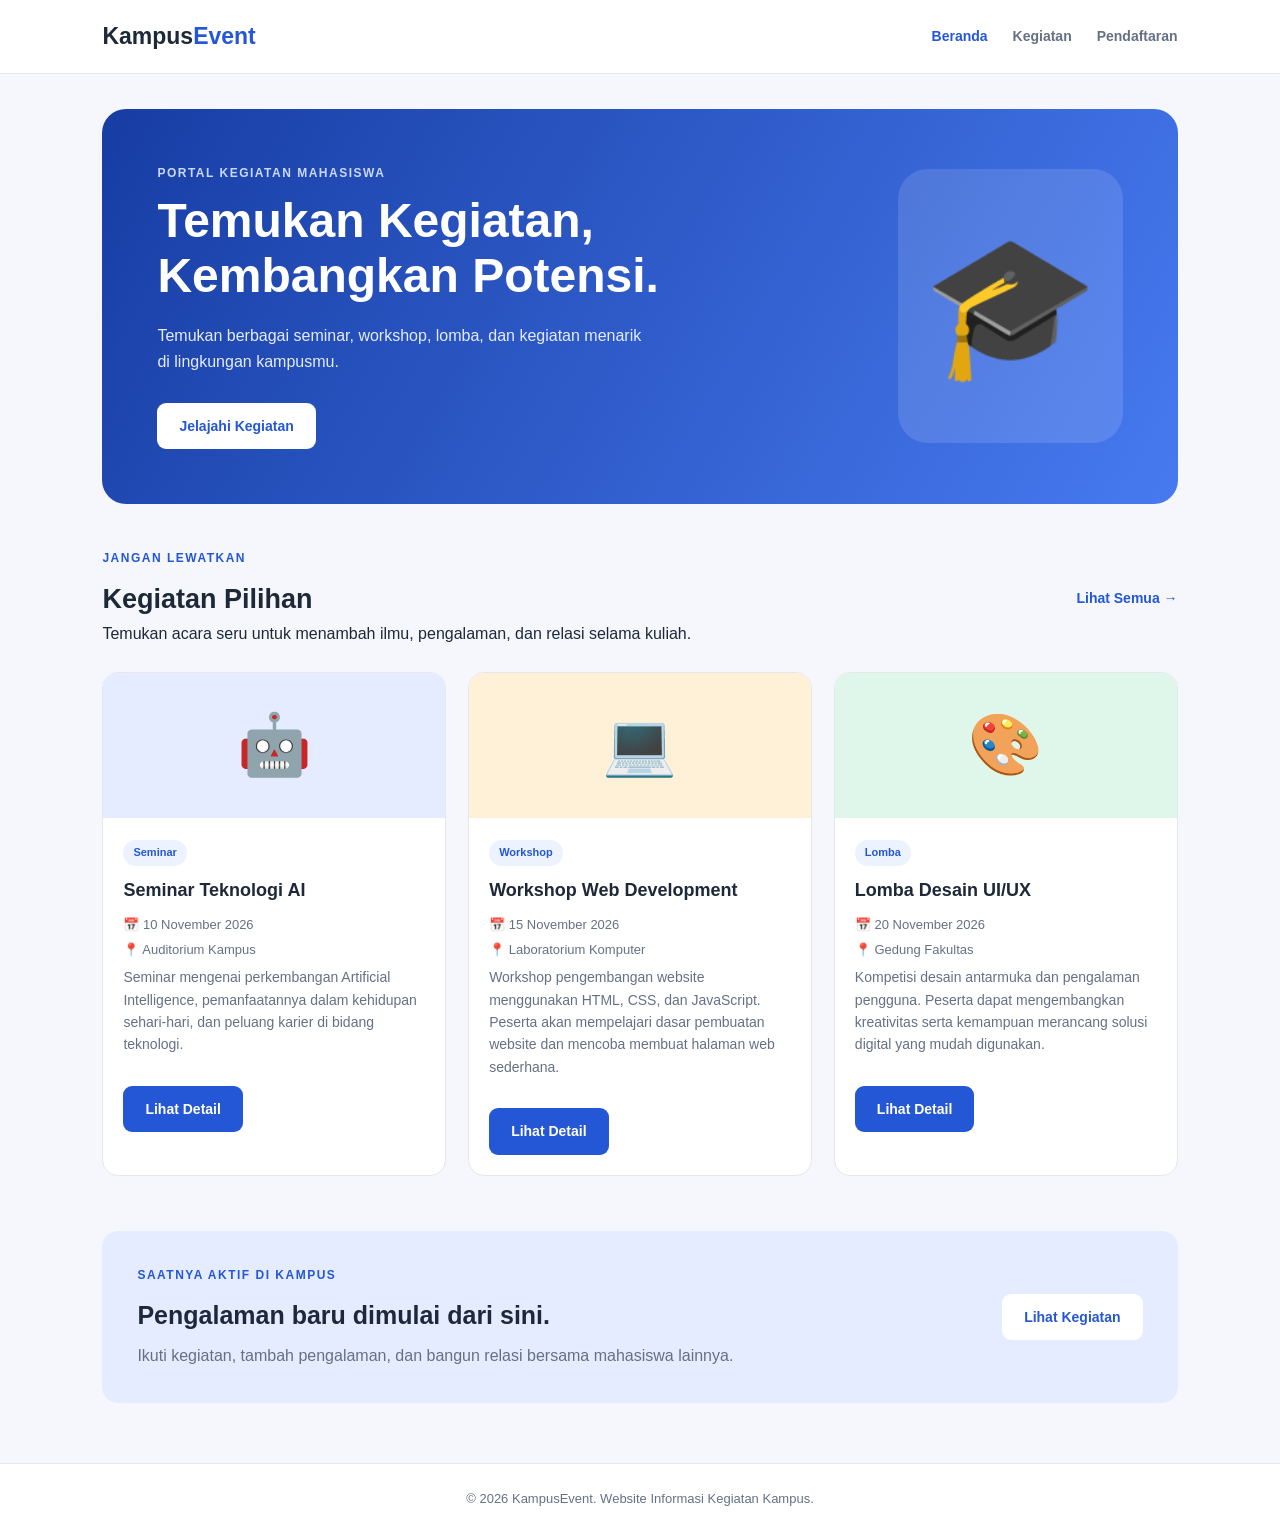
<file: index.html>
<!DOCTYPE html>
<html lang="id">
<head>
    <meta charset="UTF-8">
    <meta name="viewport" content="width=device-width, initial-scale=1.0">
    <title>KampusEvent - Informasi Kegiatan Kampus</title>
    <link rel="stylesheet" href="style.css">
    <script src="script.js" defer></script>
</head>
<body>
    <header class="navbar">
        <a href="index.html" class="logo">Kampus<span>Event</span></a>
        <nav>
            <a href="index.html" class="active">Beranda</a>
            <a href="kegiatan.html">Kegiatan</a>
            <a href="daftar.html">Pendaftaran</a>
        </nav>
    </header>

    <main>
        <section class="hero">
            <div class="hero-content">
                <p class="eyebrow">PORTAL KEGIATAN MAHASISWA</p>
                <h1>Temukan Kegiatan,<br>
                    Kembangkan Potensi.</h1>
                <p>
                    Temukan berbagai seminar, workshop, lomba,
                    dan kegiatan menarik di lingkungan kampusmu.
                </p>
                <a href="kegiatan.html" class="btn">Jelajahi Kegiatan</a>
            </div>
            <div class="hero-icon">🎓</div>
        </section>

        <section class="section">
            <div class="section-heading">
                <div>
                    <p class="eyebrow">JANGAN LEWATKAN</p>
                    <h2>Kegiatan Pilihan</h2>
                    <p>Temukan acara seru untuk menambah ilmu,
                    pengalaman, dan relasi selama kuliah.</p>
                </div>
                <a href="kegiatan.html" class="text-link">
                    Lihat Semua →
                </a>
            </div>

            <div class="event-grid" id="featured-events">
                <!-- Diisi oleh JavaScript -->
            </div>
        </section>

        <section class="info-banner">
            <div>
                <p class="eyebrow">SAATNYA AKTIF DI KAMPUS</p>
                <h2>Pengalaman baru dimulai dari sini.</h2>
                <p>
                    Ikuti kegiatan, tambah pengalaman,
                    dan bangun relasi bersama mahasiswa lainnya.
                </p>
            </div>
            <a href="kegiatan.html" class="btn btn-light">
                Lihat Kegiatan
            </a>
        </section>
    </main>

    <footer>
        <p>&copy; 2026 KampusEvent. Website Informasi Kegiatan Kampus.</p>
    </footer>
</body>
</html>
</file>
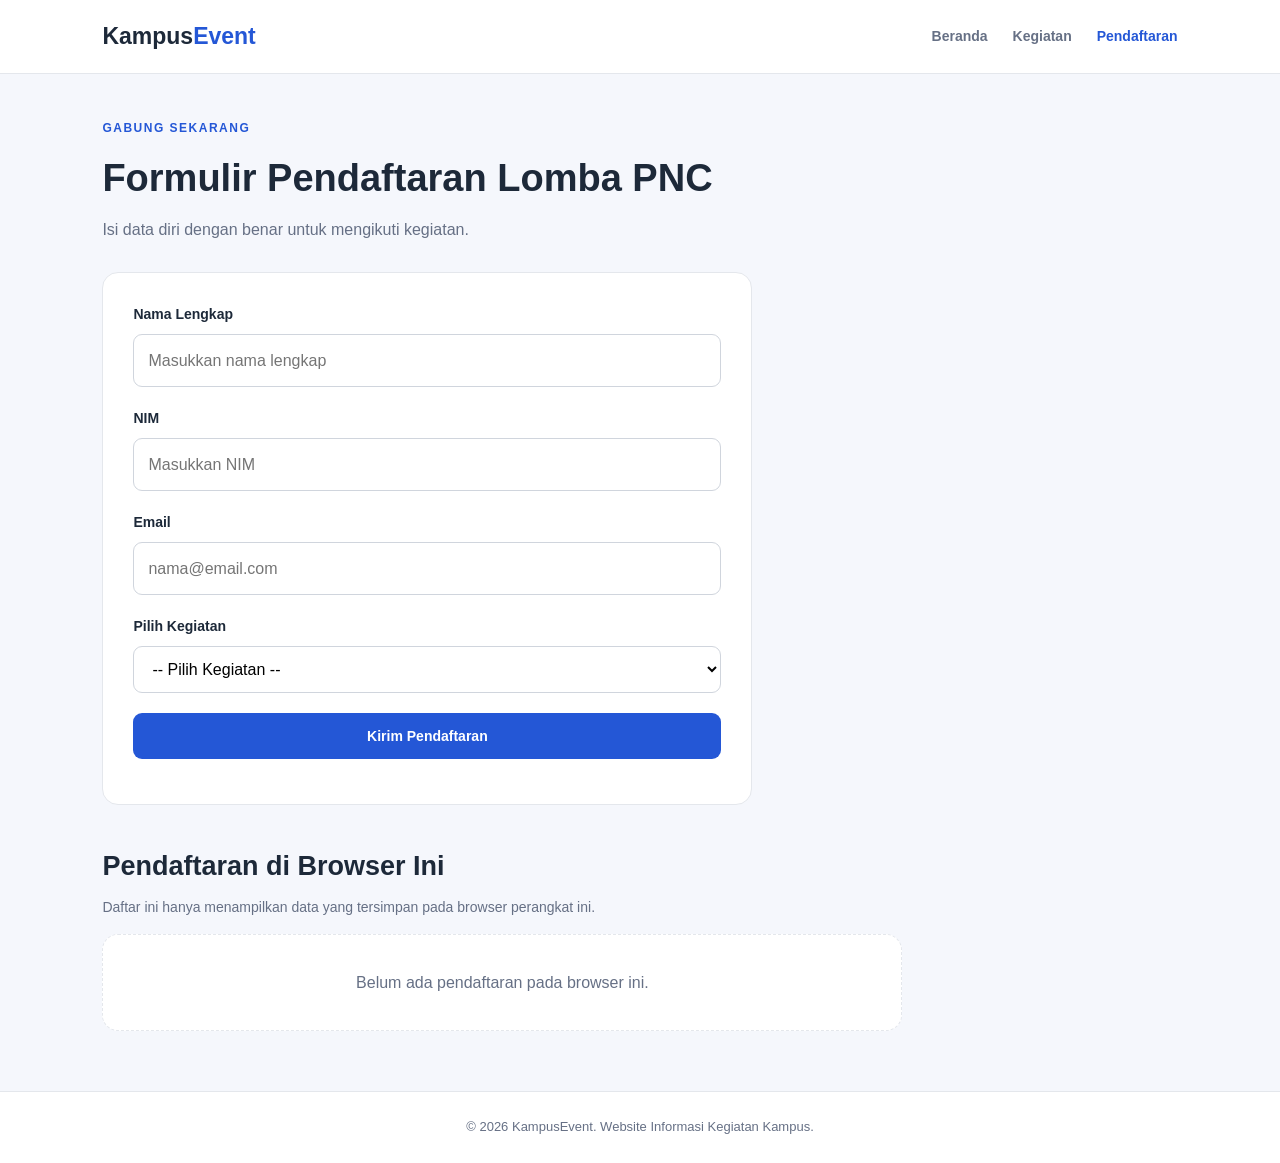
<file: daftar.html>
<!DOCTYPE html>
<html lang="id">
<head>
    <meta charset="UTF-8">
    <meta name="viewport" content="width=device-width, initial-scale=1.0">
    <title>Pendaftaran - KampusEvent</title>
    <link rel="stylesheet" href="style.css">
    <script src="script.js" defer></script>
</head>
<body>
    <header class="navbar">
        <a href="index.html" class="logo">Kampus<span>Event</span></a>
        <nav>
            <a href="index.html">Beranda</a>
            <a href="kegiatan.html">Kegiatan</a>
            <a href="daftar.html" class="active">Pendaftaran</a>
        </nav>
    </header>

    <main class="page-container">
        <section class="page-heading">
            <p class="eyebrow">GABUNG SEKARANG</p>
            <h1>Formulir Pendaftaran Lomba PNC</h1>
            <p>Isi data diri dengan benar untuk mengikuti kegiatan.</p>
        </section>

        <section class="form-card">
            <form id="registration-form">
                <div class="form-group">
                    <label for="nama">Nama Lengkap</label>
                    <input
                        type="text"
                        id="nama"
                        name="nama"
                        placeholder="Masukkan nama lengkap"
                        required
                        minlength="3"
                    >
                </div>

                <div class="form-group">
                    <label for="nim">NIM</label>
                    <input
                        type="text"
                        id="nim"
                        name="nim"
                        placeholder="Masukkan NIM"
                        required
                        pattern="[0-9]+"
                        title="NIM hanya boleh berisi angka"
                    >
                </div>

                <div class="form-group">
                    <label for="email">Email</label>
                    <input
                        type="email"
                        id="email"
                        name="email"
                        placeholder="nama@email.com"
                        required
                    >
                </div>

                <div class="form-group">
                    <label for="pilihan-kegiatan">Pilih Kegiatan</label>
                    <select
                        id="pilihan-kegiatan"
                        name="kegiatan"
                        required
                    >
                        <option value="">-- Pilih Kegiatan --</option>
                    </select>
                </div>

                <button type="submit" class="btn btn-full">
                    Kirim Pendaftaran
                </button>

                <p id="registration-message" class="form-message"
                   role="status" aria-live="polite"></p>
            </form>
        </section>

        <section class="registration-history">
            <h2>Pendaftaran di Browser Ini</h2>
            <p class="muted">
                Daftar ini hanya menampilkan data yang tersimpan
                pada browser perangkat ini.
            </p>
            <div id="registration-list"></div>
        </section>
    </main>

    <footer>
        <p>&copy; 2026 KampusEvent. Website Informasi Kegiatan Kampus.</p>
    </footer>
</body>
</html>
</file>
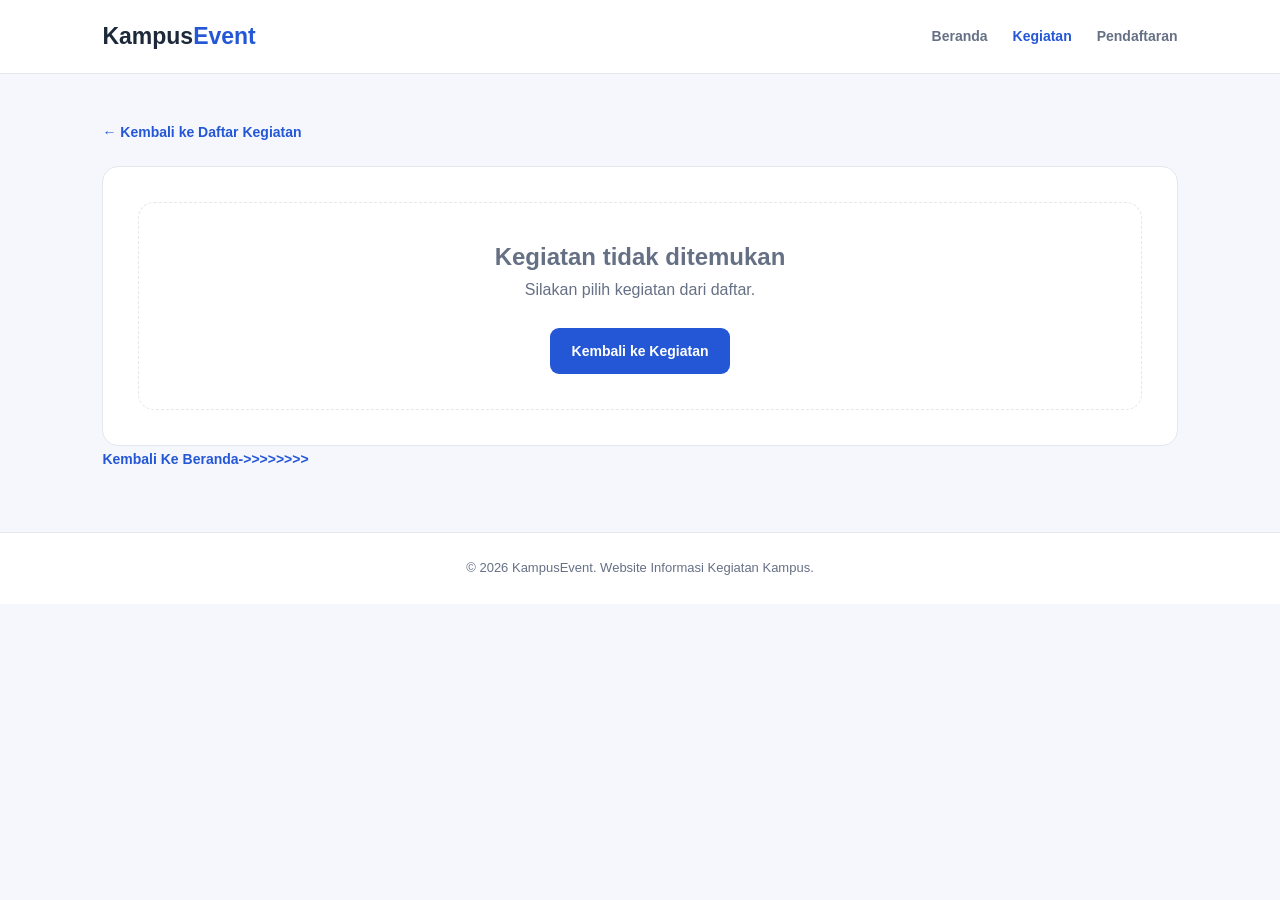
<file: detail.html>
<!DOCTYPE html>
<html lang="en">
<head>
    <meta charset="UTF-8">
    <meta name="viewport" content="width=device-width, initial-scale=1.0">
    <title>Detail Kegiatan - Kampus Event</title>
    <link rel="stylesheet" href="style.css">
    <script src="script.js" defer></script>
</head>
<body>
    <header class="navbar">
        <a href="index.html" class="logo">Kampus<span>Event</span></a>
        <nav>
            <a href="index.html">Beranda</a>
            <a href="kegiatan.html" class="active">Kegiatan</a>
            <a href="daftar.html">Pendaftaran</a>
        </nav>
    </header>
    <main class="page-container">
        <a href="kegiatan.html" class="text-link">
            ← Kembali ke Daftar Kegiatan
        </a>

        <section id="event-detail" class="detail-card">
            <!-- Detail kegiatan diisi oleh JavaScript -->
        </section>
        <a href="index.html" class="text-link">
            Kembali Ke Beranda->>>>>>>>
        </a>
    </main>
    <footer>
        <p>&copy; 2026 KampusEvent. Website Informasi Kegiatan Kampus.</p>
    </footer>
</body>
</html>
</file>
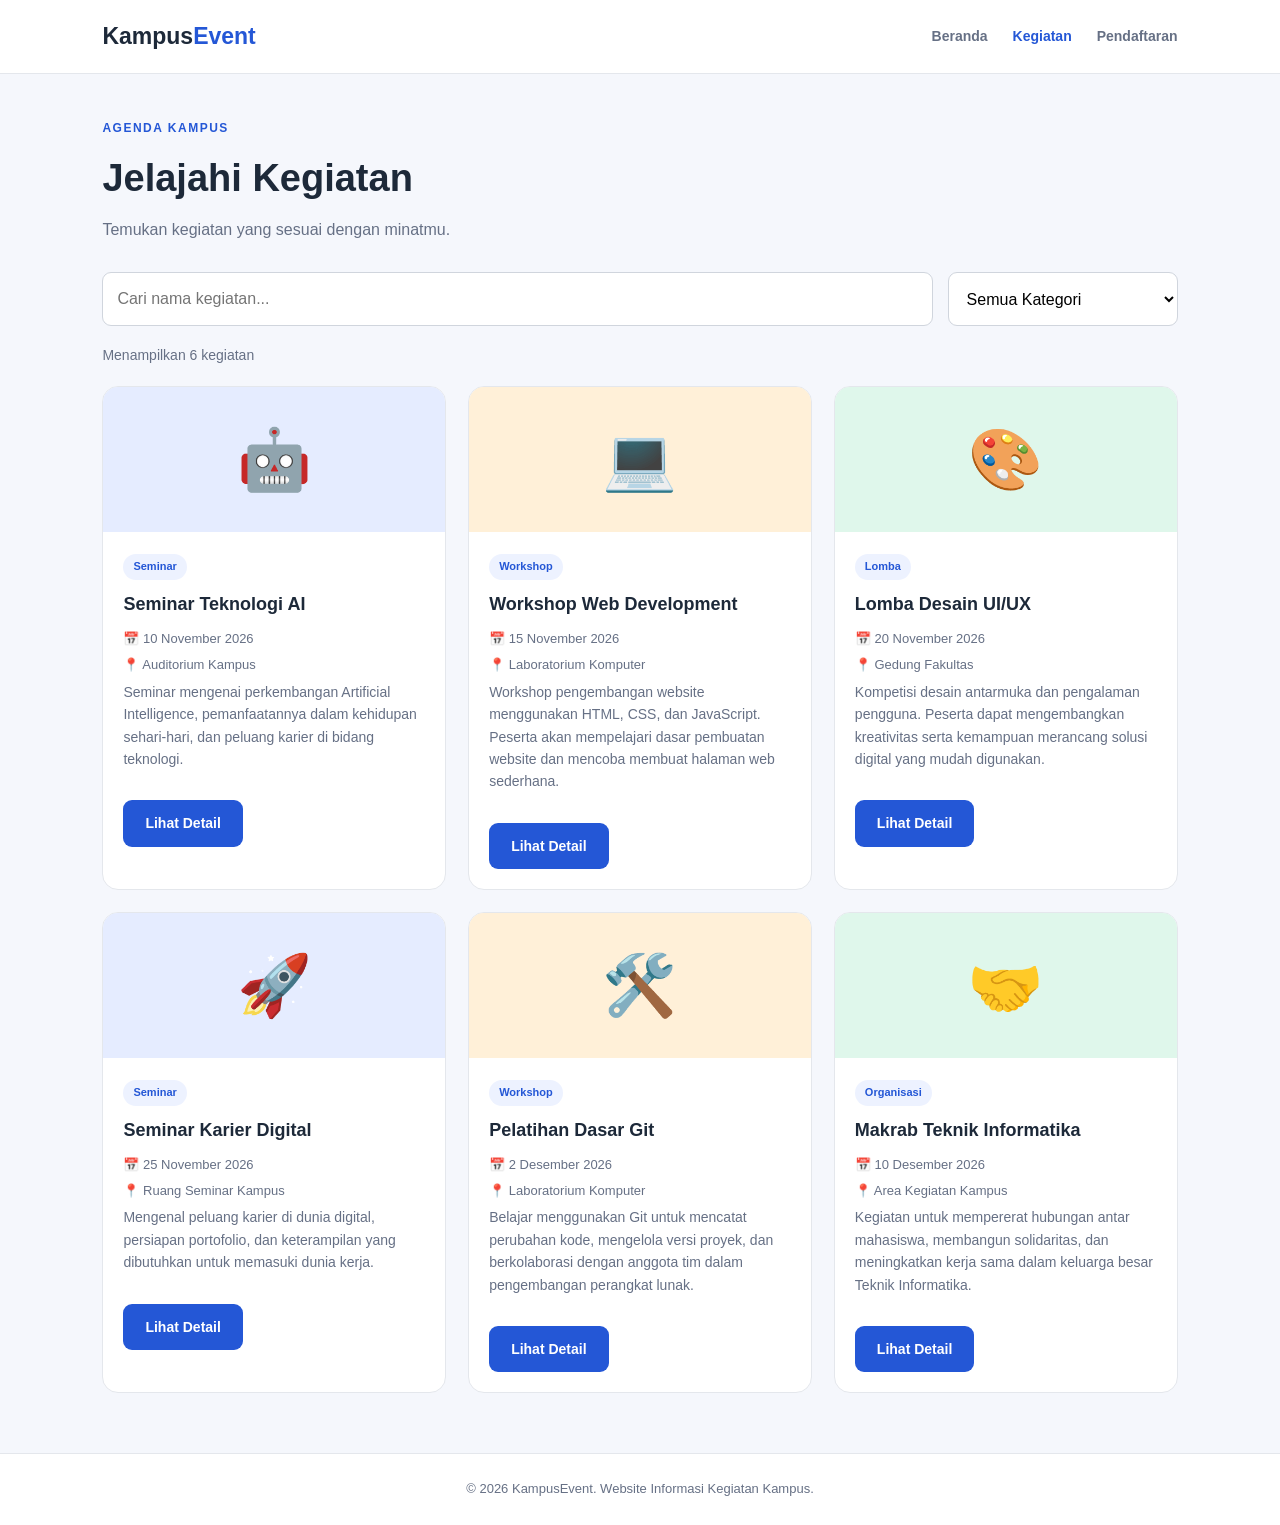
<file: kegiatan.html>
<!DOCTYPE html>
<html lang="id">
<head>
    <meta charset="UTF-8">
    <meta name="viewport" content="width=device-width, initial-scale=1.0">
    <title>Daftar Kegiatan - KampusEvent</title>
    <link rel="stylesheet" href="style.css">
    <script src="script.js" defer></script>
</head>
<body>
    <header class="navbar">
        <a href="index.html" class="logo">Kampus<span>Event</span></a>
        <nav>
            <a href="index.html">Beranda</a>
            <a href="kegiatan.html" class="active">Kegiatan</a>
            <a href="daftar.html">Pendaftaran</a>
        </nav>
    </header>

    <main class="page-container">
        <section class="page-heading">
            <p class="eyebrow">AGENDA KAMPUS</p>
            <h1>Jelajahi Kegiatan</h1>
            <p>Temukan kegiatan yang sesuai dengan minatmu.</p>
        </section>

        <section class="filter-panel">
            <input
                type="search"
                id="search-event"
                placeholder="Cari nama kegiatan..."
                aria-label="Cari nama kegiatan"
            >

            <select id="filter-category" aria-label="Filter kategori">
                <option value="Semua">Semua Kategori</option>
                <option value="Seminar">Seminar</option>
                <option value="Workshop">Workshop</option>
                <option value="Lomba">Lomba</option>
                <option value="Organisasi">Organisasi</option>
            </select>
        </section>

        <p id="event-count" class="result-count"></p>

        <section class="event-grid" id="all-events">
            <!-- Daftar kegiatan diisi oleh JavaScript -->
        </section>
    </main>

    <footer>
        <p>&copy; 2026 KampusEvent. Website Informasi Kegiatan Kampus.</p>
    </footer>
</body>
</html>
</file>
<file: style.css>
/* =========================
   1. PENGATURAN DASAR
========================= */
:root {
    --primary: #2457d6;
    --primary-dark: #173da3;
    --background: #f5f7fc;
    --surface: #ffffff;
    --text: #1d2939;
    --muted: #667085;
    --border: #e4e7ec;
    --radius: 16px;
}

* {
    margin: 0;
    padding: 0;
    box-sizing: border-box;
}

body {
    font-family: Arial, Helvetica, sans-serif;
    background: var(--background);
    color: var(--text);
    line-height: 1.6;
}

a {
    color: inherit;
    text-decoration: none;
}

button,
input,
select {
    font: inherit;
}

button,
.btn {
    cursor: pointer;
}

button:focus-visible,
a:focus-visible,
input:focus-visible,
select:focus-visible {
    outline: 3px solid #91b4ff;
    outline-offset: 3px;
}

/* =========================
   2. NAVIGASI
========================= */
.navbar {
    background: var(--surface);
    display: flex;
    justify-content: space-between;
    align-items: center;
    padding: 18px 8%;
    border-bottom: 1px solid var(--border);
    gap: 20px;
}

.logo {
    font-size: 23px;
    font-weight: 800;
    color: var(--text);
}

.logo span {
    color: var(--primary);
}

.navbar nav {
    display: flex;
    gap: 25px;
    flex-wrap: wrap;
}

.navbar nav a {
    color: var(--muted);
    font-size: 14px;
    font-weight: 600;
    transition: color 0.2s;
}

.navbar nav a:hover,
.navbar nav a.active {
    color: var(--primary);
}

/* =========================
   3. BERANDA
========================= */
.hero {
    margin: 35px auto;
    width: 84%;
    min-height: 340px;
    padding: 55px;
    border-radius: 24px;
    background: linear-gradient(120deg, #173da3, #477af0);
    color: white;
    display: flex;
    align-items: center;
    justify-content: space-between;
    gap: 30px;
}

.hero-content {
    max-width: 600px;
}

.eyebrow {
    font-size: 12px;
    letter-spacing: 1.5px;
    font-weight: 800;
    margin-bottom: 10px;
    color: var(--primary);
}

.hero .eyebrow {
    color: #c9d9ff;
}

.hero h1 {
    font-size: clamp(30px, 4vw, 48px);
    line-height: 1.15;
    margin-bottom: 20px;
}

.hero-content > p:not(.eyebrow) {
    color: #e5ecff;
    max-width: 500px;
    margin-bottom: 28px;
}

.hero-icon {
    font-size: clamp(75px, 12vw, 140px);
    background: #ffffff20;
    border-radius: 30px;
    padding: 25px;
}

/* =========================
   4. TOMBOL
========================= */
.btn {
    display: inline-block;
    background: var(--primary);
    color: white;
    border: none;
    padding: 12px 22px;
    border-radius: 9px;
    font-weight: 700;
    font-size: 14px;
    text-align: center;
    transition: background 0.2s, transform 0.2s;
}

.btn:hover {
    background: var(--primary-dark);
    transform: translateY(-2px);
}

.hero .btn {
    background: white;
    color: var(--primary);
}

.hero .btn:hover {
    background: #edf2ff;
}

.btn-light {
    background: white;
    color: var(--primary);
    flex-shrink: 0;
}

.btn-full {
    width: 100%;
}

/* =========================
   5. BAGIAN KONTEN
========================= */
.section,
.page-container {
    width: 84%;
    max-width: 1200px;
    margin: 45px auto;
}

.section-heading {
    display: flex;
    justify-content: space-between;
    align-items: center;
    gap: 20px;
    margin-bottom: 25px;
}

.section-heading h2,
.registration-history h2 {
    font-size: 27px;
}

.text-link {
    color: var(--primary);
    font-weight: 700;
    font-size: 14px;
}

.page-heading {
    margin: 30px 0;
}

.page-heading h1 {
    font-size: clamp(28px, 4vw, 38px);
    margin-bottom: 8px;
}

.page-heading > p:last-child {
    color: var(--muted);
}

/* =========================
   6. KARTU KEGIATAN
========================= */
.event-grid {
    display: grid;
    grid-template-columns: repeat(3, minmax(0, 1fr));
    gap: 22px;
}

.event-card {
    background: var(--surface);
    border: 1px solid var(--border);
    border-radius: var(--radius);
    overflow: hidden;
    transition: transform 0.2s, box-shadow 0.2s;
}

.event-card:hover {
    transform: translateY(-4px);
    box-shadow: 0 10px 28px #1d293910;
}

.event-cover {
    min-height: 145px;
    display: flex;
    align-items: center;
    justify-content: center;
    font-size: 60px;
    background: #e5ecff;
}

.event-card:nth-child(3n + 2) .event-cover {
    background: #fff0d8;
}

.event-card:nth-child(3n) .event-cover {
    background: #dff7eb;
}

.event-content {
    padding: 20px;
}

.category {
    display: inline-block;
    background: #edf2ff;
    color: var(--primary);
    border-radius: 30px;
    padding: 4px 10px;
    font-size: 11px;
    font-weight: 800;
    margin-bottom: 12px;
}

.event-content h3 {
    font-size: 18px;
    line-height: 1.4;
    margin-bottom: 12px;
}

.event-description {
    color: var(--muted);
    font-size: 14px;
    margin-bottom: 15px;
}

.event-meta {
    color: var(--muted);
    font-size: 13px;
    margin-bottom: 5px;
}

.event-content .btn {
    margin-top: 15px;
}

.empty-state {
    grid-column: 1 / -1;
    padding: 35px;
    background: white;
    border: 1px dashed var(--border);
    border-radius: var(--radius);
    color: var(--muted);
    text-align: center;
}

/* =========================
   7. BANNER INFORMASI
========================= */
.info-banner {
    width: 84%;
    margin: 55px auto;
    padding: 35px;
    background: #e5ecff;
    border-radius: var(--radius);
    display: flex;
    align-items: center;
    justify-content: space-between;
    gap: 25px;
}

.info-banner h2 {
    font-size: 25px;
    margin-bottom: 8px;
}

.info-banner p:not(.eyebrow) {
    color: var(--muted);
}

/* =========================
   8. FILTER DAN PENCARIAN
========================= */
.filter-panel {
    display: flex;
    gap: 15px;
    margin-bottom: 18px;
}

.filter-panel input {
    flex: 1;
}

.filter-panel input,
.filter-panel select,
.form-group input,
.form-group select {
    width: 100%;
    padding: 13px 14px;
    background: white;
    border: 1px solid #d0d5dd;
    border-radius: 9px;
    outline-color: var(--primary);
}

.filter-panel select {
    max-width: 230px;
}

.result-count {
    color: var(--muted);
    font-size: 14px;
    margin-bottom: 20px;
}

/* =========================
   9. DETAIL KEGIATAN
========================= */
.detail-card {
    margin-top: 22px;
    background: white;
    padding: 35px;
    border: 1px solid var(--border);
    border-radius: var(--radius);
}

.detail-cover {
    background: #e5ecff;
    border-radius: var(--radius);
    min-height: 190px;
    display: grid;
    place-items: center;
    font-size: 85px;
    margin-bottom: 25px;
}

.detail-card h1 {
    font-size: 32px;
    margin: 10px 0 18px;
}

.detail-description {
    color: var(--muted);
    margin: 20px 0;
    white-space: pre-line;
}

.detail-meta {
    display: grid;
    grid-template-columns: repeat(2, minmax(0, 1fr));
    gap: 15px;
    margin: 25px 0;
}

.meta-item {
    padding: 16px;
    background: var(--background);
    border-radius: 10px;
}

.meta-item strong {
    display: block;
    margin-bottom: 5px;
}


/* =========================
   10. FORMULIR
========================= */
.form-card {
    max-width: 650px;
    background: white;
    border: 1px solid var(--border);
    border-radius: var(--radius);
    padding: 30px;
}

.form-group {
    margin-bottom: 20px;
}

.form-group label {
    display: block;
    font-size: 14px;
    font-weight: 700;
    margin-bottom: 8px;
}

.form-group input:focus,
.form-group select:focus,
.filter-panel input:focus,
.filter-panel select:focus {
    border-color: var(--primary);
}

.form-message {
    margin-top: 15px;
    font-size: 14px;
}

.form-message.success {
    color: #087443;
}

.form-message.error {
    color: #b42318;
}

.registration-history {
    max-width: 800px;
    margin-top: 40px;
}

.registration-history h2 {
    margin-bottom: 8px;
}

.muted {
    color: var(--muted);
    font-size: 14px;
    margin-bottom: 15px;
}

.registration-item {
    background: white;
    border: 1px solid var(--border);
    border-radius: 10px;
    padding: 16px;
    margin-bottom: 12px;
    overflow-wrap: anywhere;
}

.registration-item p {
    font-size: 14px;
    color: var(--muted);
}


/* =========================
   11. FOOTER
========================= */
footer {
    margin-top: 60px;
    padding: 25px;
    background: white;
    border-top: 1px solid var(--border);
    text-align: center;
    color: var(--muted);
    font-size: 13px;
}


/* =========================
   12. RESPONSIVE
========================= */
@media (max-width: 850px) {
    .event-grid {
        grid-template-columns: repeat(2, minmax(0, 1fr));
    }

    .hero,
    .section,
    .page-container,
    .info-banner {
        width: 90%;
    }

    .hero {
        padding: 35px;
    }

    .hero-icon {
        font-size: 75px;
    }
}

@media (max-width: 560px) {
    .navbar {
        padding: 15px 5%;
        flex-direction: column;
        align-items: flex-start;
    }

    .navbar nav {
        gap: 18px;
    }

    .hero {
        margin-top: 20px;
        padding: 28px 22px;
        flex-direction: column;
        align-items: flex-start;
    }

    .hero-icon {
        display: none;
    }

    .section,
    .page-container,
    .info-banner {
        width: 90%;
        margin-top: 30px;
    }

    .event-grid {
        grid-template-columns: 1fr;
    }

    .section-heading {
        align-items: flex-start;
    }

    .section-heading h2 {
        font-size: 23px;
    }

    .info-banner {
        padding: 25px;
        flex-direction: column;
        align-items: flex-start;
    }

    .filter-panel {
        flex-direction: column;
    }

    .filter-panel select {
        max-width: none;
    }

    .detail-card,
    .form-card {
        padding: 22px;
    }

    .detail-card h1 {
        font-size: 25px;
    }

    .detail-meta {
        grid-template-columns: 1fr;
    }
}
</file>
